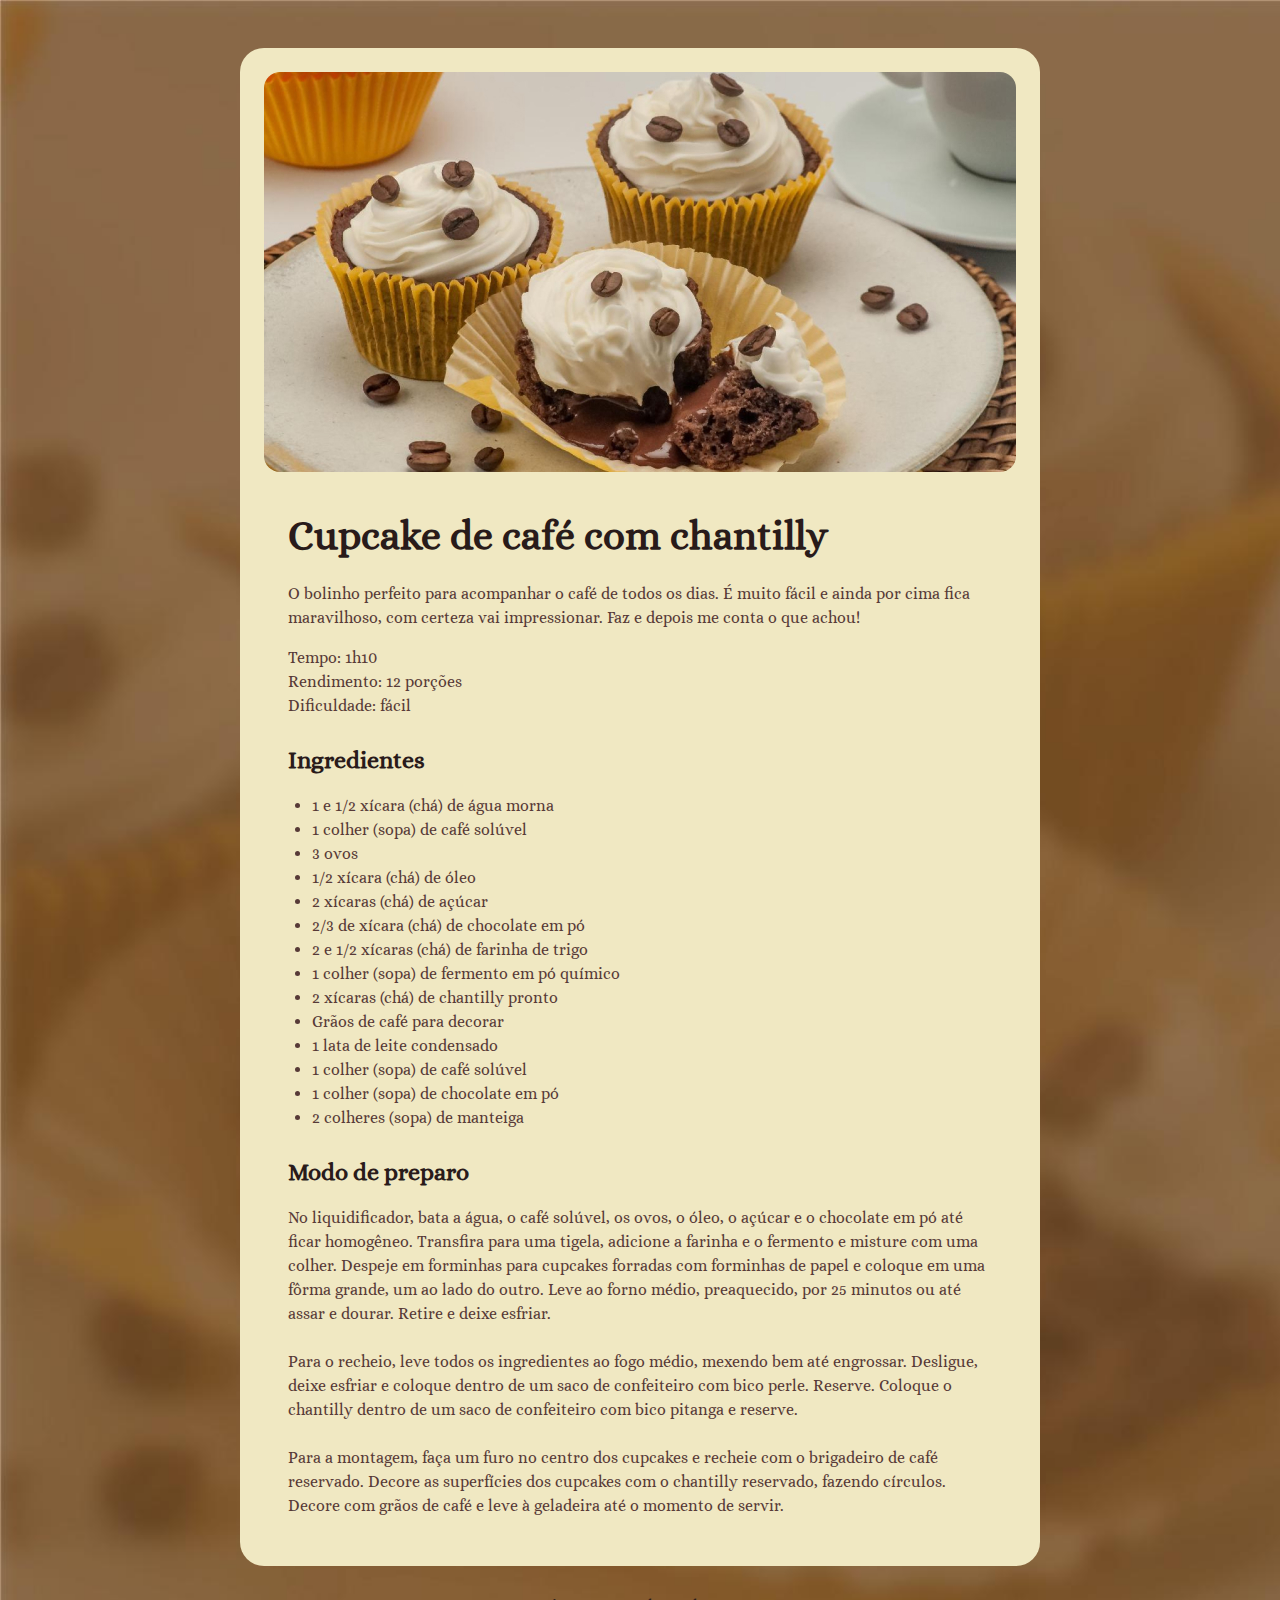
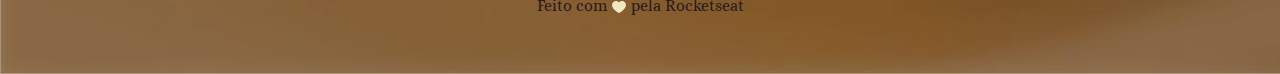
<file: 03-desenvolvimento-web-fullstack/html-e-css/projetos-html-css-fundamentos/projeto-01-pagina-de-receita/index.html>
<!DOCTYPE html>
<html lang="pt-br">
  <head>
    <link rel="preconnect" href="https://fonts.googleapis.com" />
    <link rel="preconnect" href="https://fonts.gstatic.com" crossorigin />

    <meta charset="UTF-8" />
    <meta name="viewport" content="width=device-width, initial-scale=1.0" />

    <title>Página de Receita</title>

    <link rel="stylesheet" href="style.css" />
    <link
      href="https://fonts.googleapis.com/css2?family=Alice&display=swap"
      rel="stylesheet"
    />
  </head>
  <body>
    <div id="page">
      <img src="assets/main-image.jpg" alt="Imagem de um Cupcake" />
      <main>
        <section id="about">
          <h1>Cupcake de café com chantilly</h1>
          <p>
            O bolinho perfeito para acompanhar o café de todos os dias. É muito
            fácil e ainda por cima fica maravilhoso, com certeza vai
            impressionar. Faz e depois me conta o que achou!
          </p>
          <p>
            Tempo: 1h10 <br />
            Rendimento: 12 porções <br />
            Dificuldade: fácil
          </p>
        </section>
        <section id="ingredients">
          <h2>Ingredientes</h2>
          <ul>
            <li>1 e 1/2 xícara (chá) de água morna</li>
            <li>1 colher (sopa) de café solúvel</li>
            <li>3 ovos</li>
            <li>1/2 xícara (chá) de óleo</li>
            <li>2 xícaras (chá) de açúcar</li>
            <li>2/3 de xícara (chá) de chocolate em pó</li>
            <li>2 e 1/2 xícaras (chá) de farinha de trigo</li>
            <li>1 colher (sopa) de fermento em pó químico</li>
            <li>2 xícaras (chá) de chantilly pronto</li>
            <li>Grãos de café para decorar</li>
            <li>1 lata de leite condensado</li>
            <li>1 colher (sopa) de café solúvel</li>
            <li>1 colher (sopa) de chocolate em pó</li>
            <li>2 colheres (sopa) de manteiga</li>
          </ul>
        </section>
        <section id="preparation">
          <h2>Modo de preparo</h2>
          <p>
            No liquidificador, bata a água, o café solúvel, os ovos, o óleo, o
            açúcar e o chocolate em pó até ficar homogêneo. Transfira para uma
            tigela, adicione a farinha e o fermento e misture com uma colher.
            Despeje em forminhas para cupcakes forradas com forminhas de papel e
            coloque em uma fôrma grande, um ao lado do outro. Leve ao forno
            médio, preaquecido, por 25 minutos ou até assar e dourar. Retire e
            deixe esfriar. <br /><br />
            Para o recheio, leve todos os ingredientes ao fogo médio, mexendo
            bem até engrossar. Desligue, deixe esfriar e coloque dentro de um
            saco de confeiteiro com bico perle. Reserve. Coloque o chantilly
            dentro de um saco de confeiteiro com bico pitanga e reserve.
            <br /><br />
            Para a montagem, faça um furo no centro dos cupcakes e recheie com o
            brigadeiro de café reservado. Decore as superfícies dos cupcakes com
            o chantilly reservado, fazendo círculos. Decore com grãos de café e
            leve à geladeira até o momento de servir.
          </p>
        </section>
      </main>
    </div>
    <footer>
      Feito com
      <img src="assets/heart.svg" alt="Ícone de coração" />
      pela Rocketseat
    </footer>
  </body>
</html>
</file>
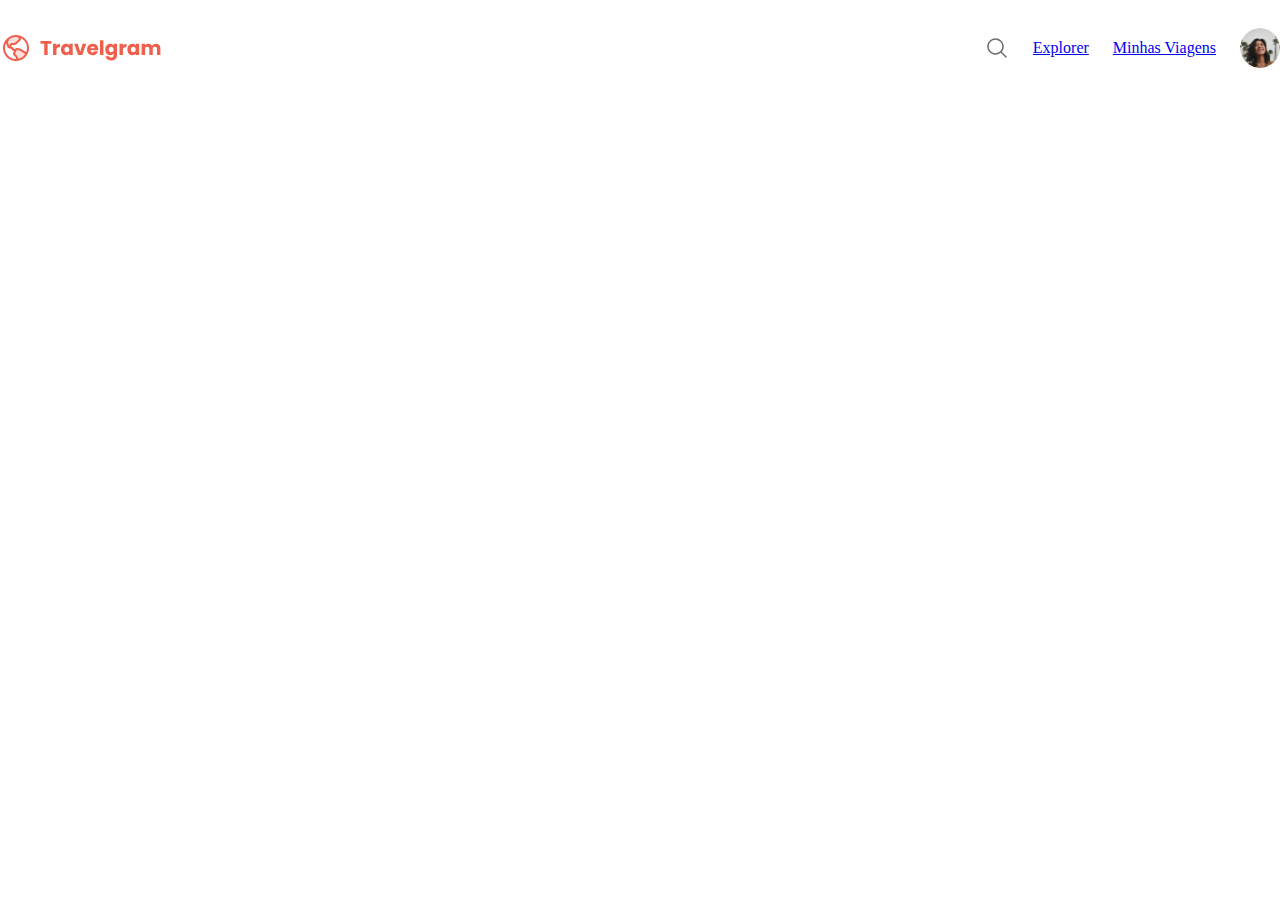
<file: 03-desenvolvimento-web-fullstack/html-e-css/projetos-html-css-fundamentos/projeto-02-travelgram/index.html>
<!DOCTYPE html>
<html lang="pr-br">
  <head>
    <link rel="preconnect" href="https://fonts.googleapis.com" />
    <link rel="preconnect" href="https://fonts.gstatic.com" crossorigin />
    <meta charset="UTF-8" />
    <meta name="viewport" content="width=device-width, initial-scale=1.0" />
    <title>Travelgram | Perfil de Viagens</title>
    <link rel="stylesheet" href="styles/index.css" />
    <link
      href="https://fonts.googleapis.com/css2?family=Poppins:wght@400;700&display=swap"
      rel="stylesheet"
    />
  </head>
  <body>
    <div class="bg-surface-color">
      <nav class="container">
        <a href="#" id="logo">
          <img src="assets/Logo.svg" alt="Logomarca do Travelgram" />
        </a>

        <ul id="primary-menu">
          <li>
            <a href="#">
              <img
                src="assets/icons/MagnifyingGlass.svg"
                alt="Ícone de pesquisa"
              />
            </a>
          </li>
          <li><a href="#">Explorer</a></li>
          <li><a href="#">Minhas Viagens</a></li>
          <li>
            <a href="#"
              ><img src="assets/Profile pic.png" alt="Imagem de Izabela Torres"
            /></a>
          </li>
        </ul>
      </nav>
    </div>
  </body>
</html>
</file>
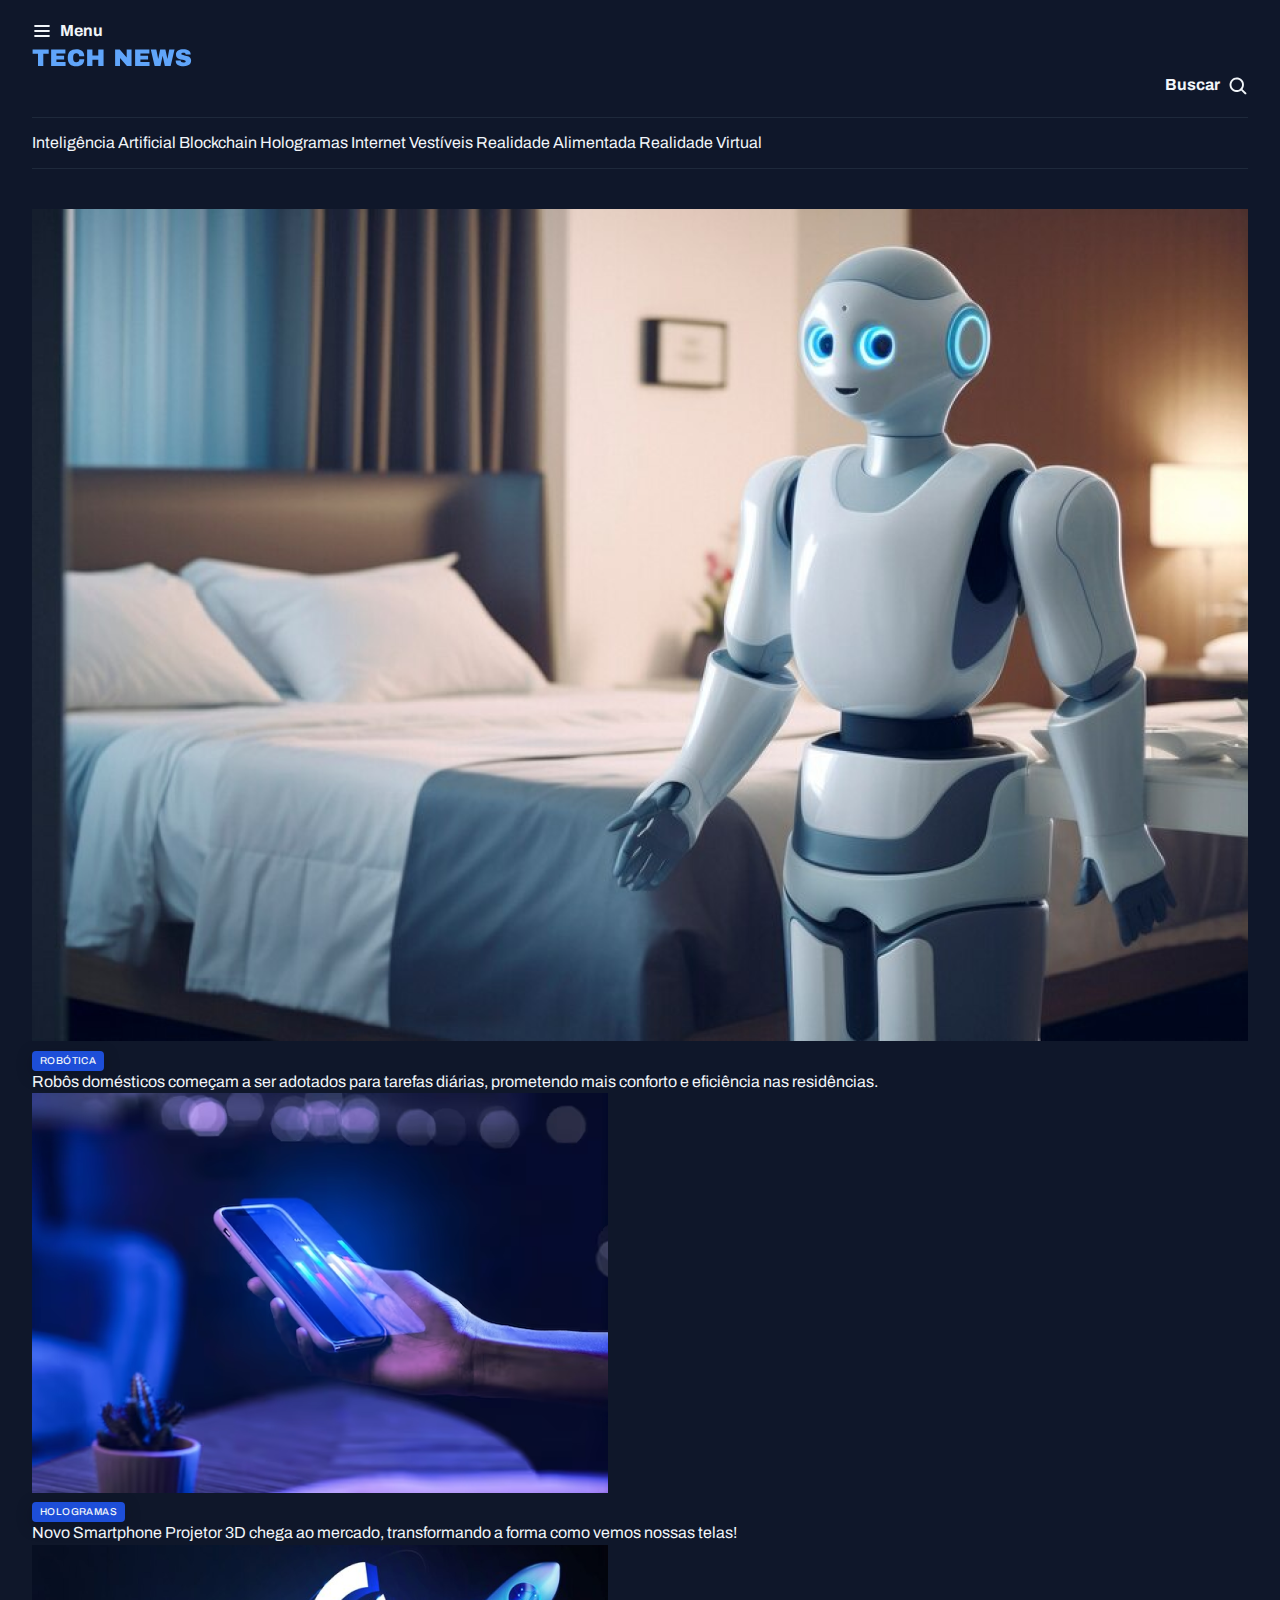
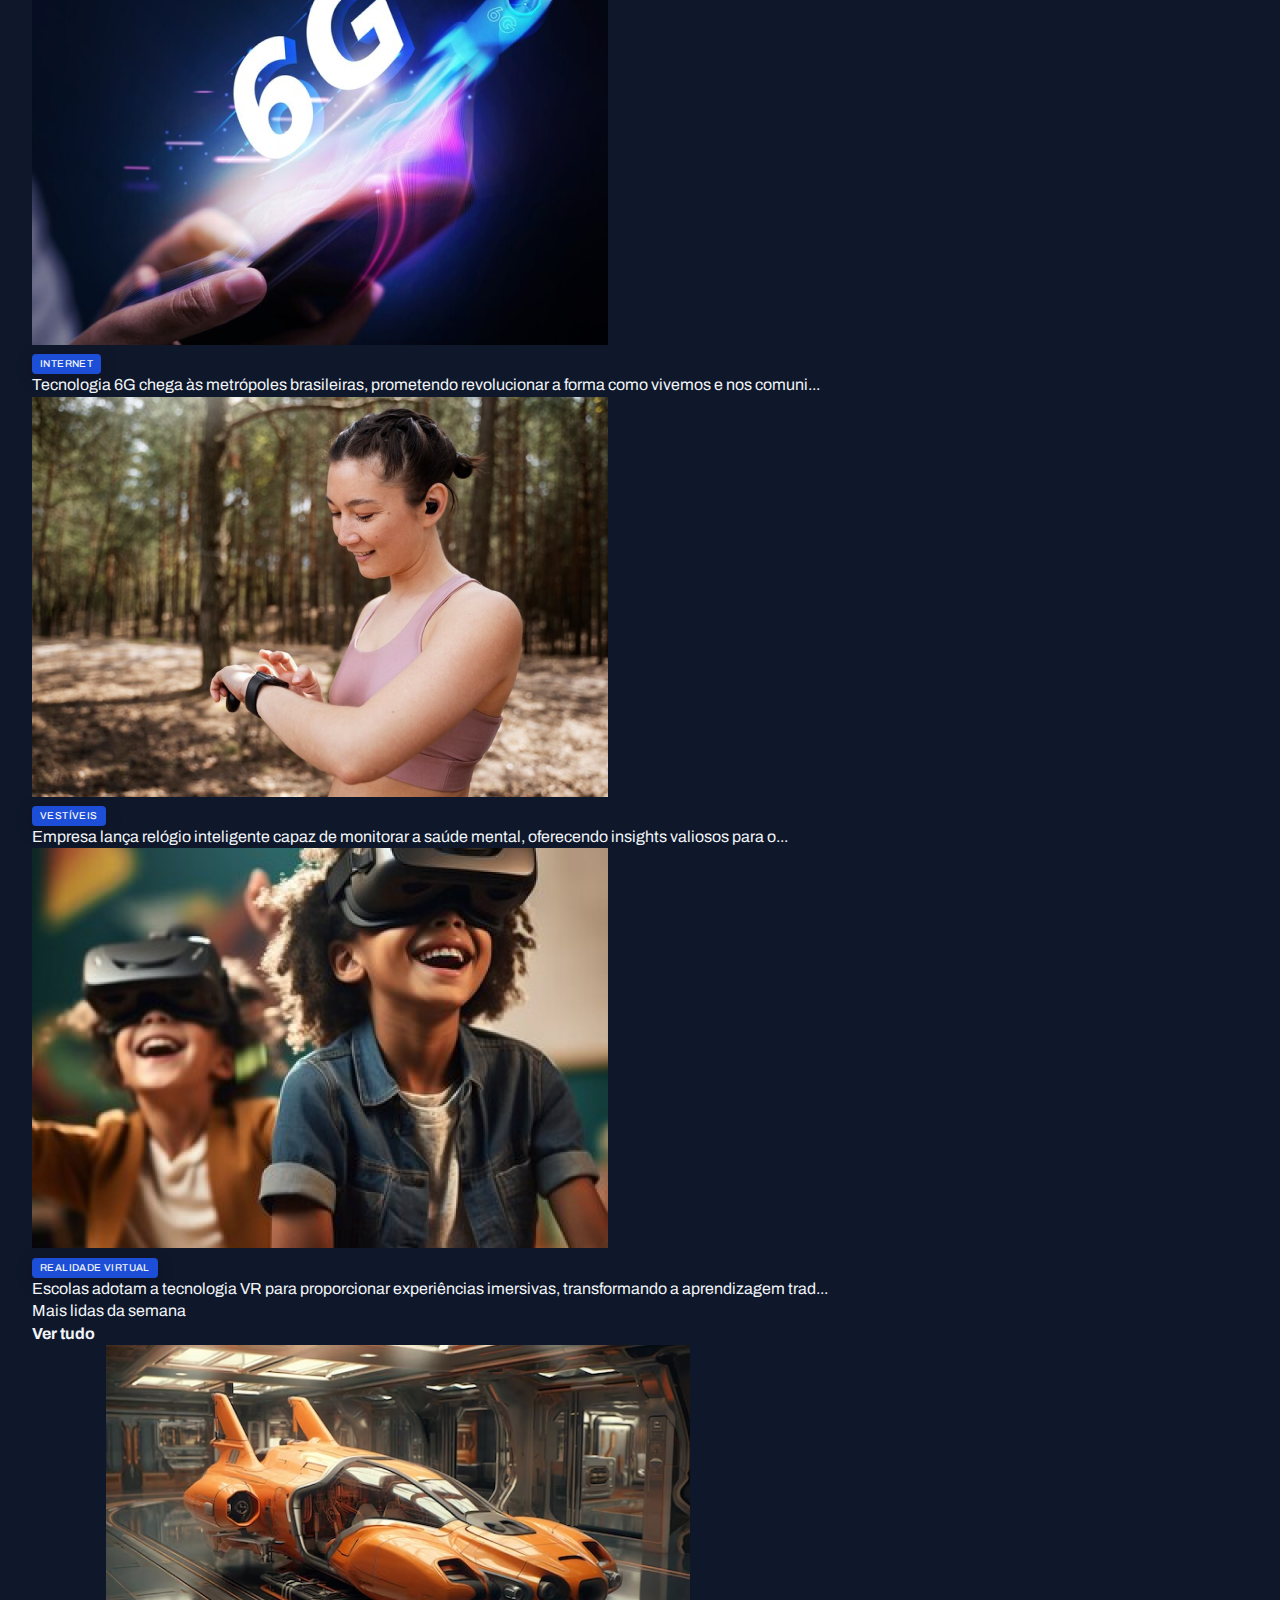
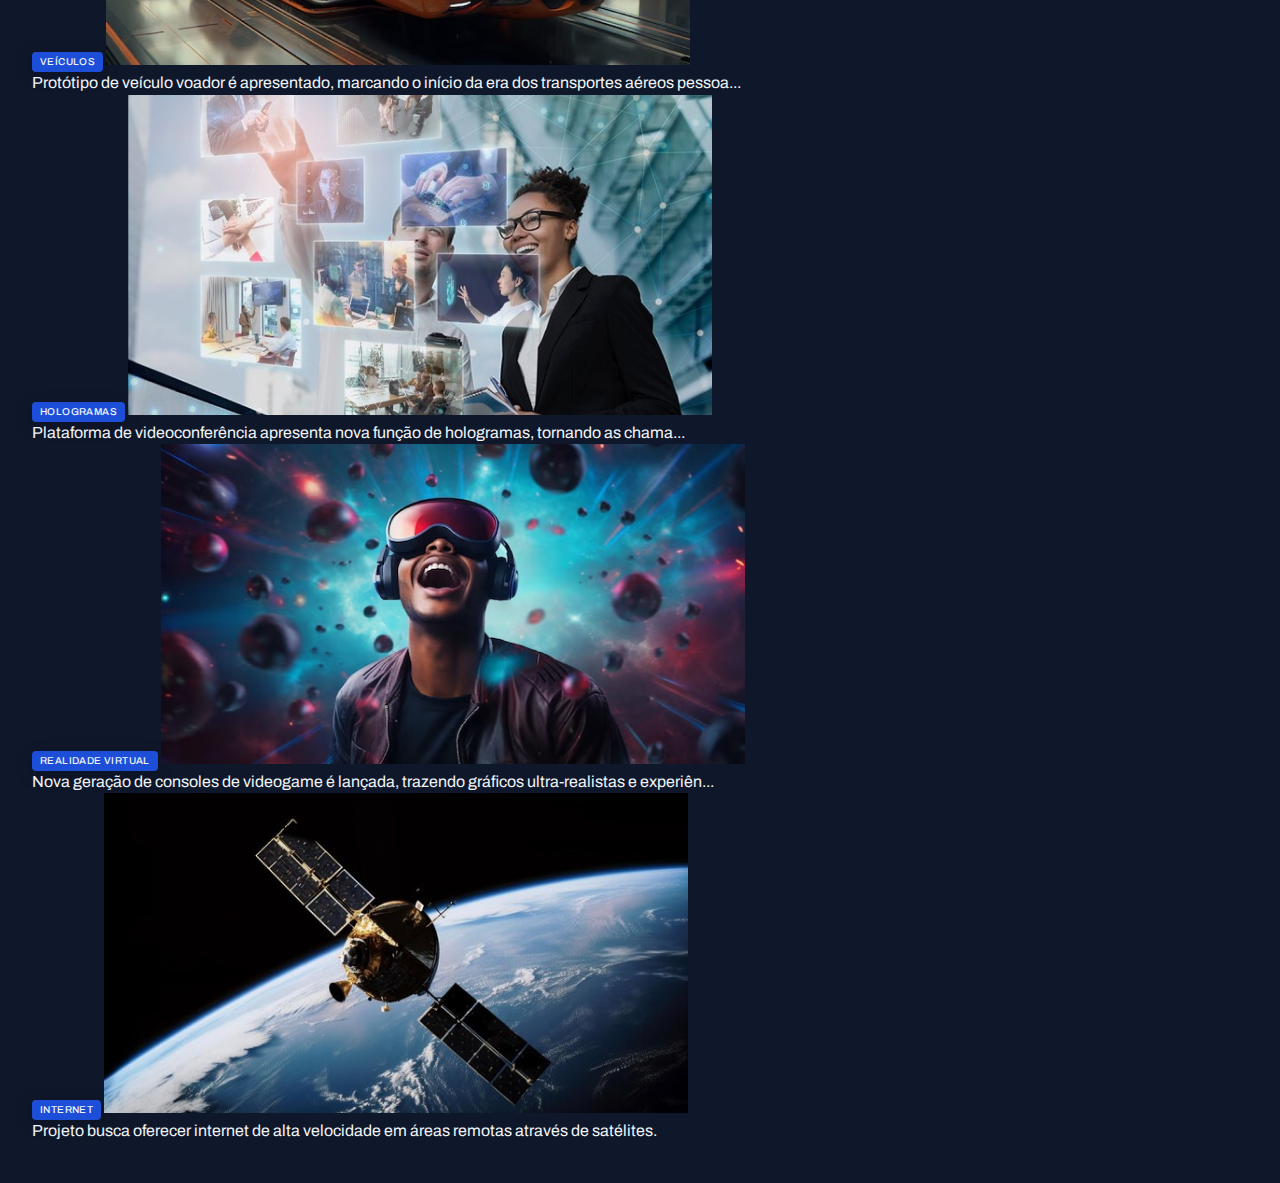
<file: 03-desenvolvimento-web-fullstack/html-e-css/projetos-html-css-fundamentos/projeto-03-portal-de-noticias/index.html>
<!DOCTYPE html>
<html lang="pt-br">
  <head>
    <link rel="preconnect" href="https://fonts.googleapis.com" />
    <link rel="preconnect" href="https://fonts.gstatic.com" crossorigin />
    <meta charset="UTF-8" />
    <meta name="viewport" content="width=device-width, initial-scale=1.0" />
    <title>Portal de Notícias</title>
    <link rel="stylesheet" href="styles/index.css" />
    <link
      href="https://fonts.googleapis.com/css2?family=Archivo:ital,wght@0,100..900;1,100..900&display=swap"
      rel="stylesheet"
    />
  </head>
  <body>
    <header class="container">
      <nav id="primary" class="grid grid-flow-col">
        <div>
          <img src="assets/icons/List.svg" alt="Ícone de menu" />
          <strong>Menu</strong>
        </div>

        <div>
          <img src="assets/Logo.svg" alt="Logo Tech News" />
        </div>

        <div>
          <strong>Buscar</strong>
          <img src="assets/icons/MagnifyingGlass.svg" alt="Ícone de busca" />
        </div>
      </nav>
      <nav id="secondary" class="grid grid-flow-col">
        <a href="#">Inteligência Artificial</a>
        <a href="#">Blockchain</a>
        <a href="#">Hologramas</a>
        <a href="#">Internet</a>
        <a href="#">Vestíveis</a>
        <a href="#">Realidade Alimentada</a>
        <a href="#">Realidade Virtual</a>
      </nav>
    </header>

    <main class="grid container">
      <section id="featured" class="grid grid-flow-col gap-16">
        <figure class="card">
          <img
            src="assets/images/Image 01.png "
            alt="Robôs domésticos começam a ser adotados para tarefas diárias,
              prometendo mais conforto e eficiência nas residências."
          />

          <figcaption>
            <span class="content-tag">robótica</span>
            <h2 class="text-2xl">
              Robôs domésticos começam a ser adotados para tarefas diárias,
              prometendo mais conforto e eficiência nas residências.
            </h2>
          </figcaption>
        </figure>

        <div class="grid grid-cols-2 gap-16">
          <figure class="card">
            <img
              src="assets/images/Image 02.png"
              alt="Novo Smartphone Projetor 3D chega ao mercado, transformando a forma como vemos nossas telas!"
            />

            <figcaption>
              <span class="content-tag">hologramas</span>
              <h2 class="text-lg">
                Novo Smartphone Projetor 3D chega ao mercado, transformando a
                forma como vemos nossas telas!
              </h2>
            </figcaption>
          </figure>

          <figure class="card">
            <img
              src="assets/images/Image 03.png"
              alt="Tecnologia 6G chega às metrópoles brasileiras, prometendo revolucionar a forma como vivemos e nos comunicamos."
            />

            <figcaption>
              <span class="content-tag">internet</span>
              <h2 class="text-lg">
                Tecnologia 6G chega às metrópoles brasileiras, prometendo
                revolucionar a forma como vivemos e nos comuni...
              </h2>
            </figcaption>
          </figure>

          <figure class="card">
            <img
              src="assets/images/Image 04.png"
              alt="Empresa lança relógio inteligente capaz de monitorar a saúde mental, oferecendo insights valiosos para o bem-estar pessoal."
            />

            <figcaption>
              <span class="content-tag">vestíveis</span>
              <h2 class="text-lg">
                Empresa lança relógio inteligente capaz de monitorar a saúde mental, oferecendo insights valiosos para o...
              </h2>
            </figcaption>
          </figure>

          <figure class="card">
            <img
              src="assets/images/Image 05.png"
              alt="Escolas adotam a tecnologia VR para proporcionar experiências imersivas, transformando a aprendizagem tradicional."
            />

            <figcaption>
              <span class="content-tag">realidade virtual</span>
              <h2 class="text-lg">
                Escolas adotam a tecnologia VR para proporcionar experiências
                imersivas, transformando a aprendizagem trad...
              </h2>
            </figcaption>
          </figure>
        </div>
      </section>

      <section id="weekly">
        <header class="grid grid-flow-col">
          <h3>Mais lidas da semana</h3>
          <a href="#" class="grid grid-flow-col">
            <strong>Ver tudo</strong>
            <span></span>
          </a>
        </header>

        <div class="grid gap-16">
          <figure>
            <span class="content-tag">Veículos</span>
            <img src="assets/images/Image 06.png" alt="Protótipo de veículo voador é apresentado, marcando o início da era dos transportes aéreos pessoais.">
            <p>
              Protótipo de veículo voador é apresentado, marcando o início da era dos transportes aéreos pessoa...
            </p>
          </figure>

          <figure>
            <span class="content-tag">Hologramas</span>
            <img src="assets/images/Image 07.png" alt="Plataforma de videoconferência apresenta nova função de hologramas, tornando as chamadas virtuais mais realistas e envolventes.">
            <p>
              Plataforma de videoconferência apresenta nova função de hologramas, tornando as chama...
            </p>
          </figure>

          <figure>
            <span class="content-tag">Realidade Virtual</span>
            <img src="assets/images/Image 08.png" alt="Nova geração de consoles de videogame é lançada, trazendo gráficos ultra-realistas e experiências de jogo totalmente envolventes.">
            <p>
              Nova geração de consoles de videogame é lançada, trazendo gráficos ultra-realistas e experiên...
            </p>
          </figure>

          <figure>
            <span class="content-tag">Internet</span>
            <img src="assets/images/Image 09.png" alt="Projeto busca oferecer internet de alta velocidade em áreas remotas através de satélites.">
            <p>
              Projeto busca oferecer internet de alta velocidade em áreas remotas através de satélites.
            </p>
          </figure>
        </div>
      </section>
    </main>
  </body>
</html>
</file>
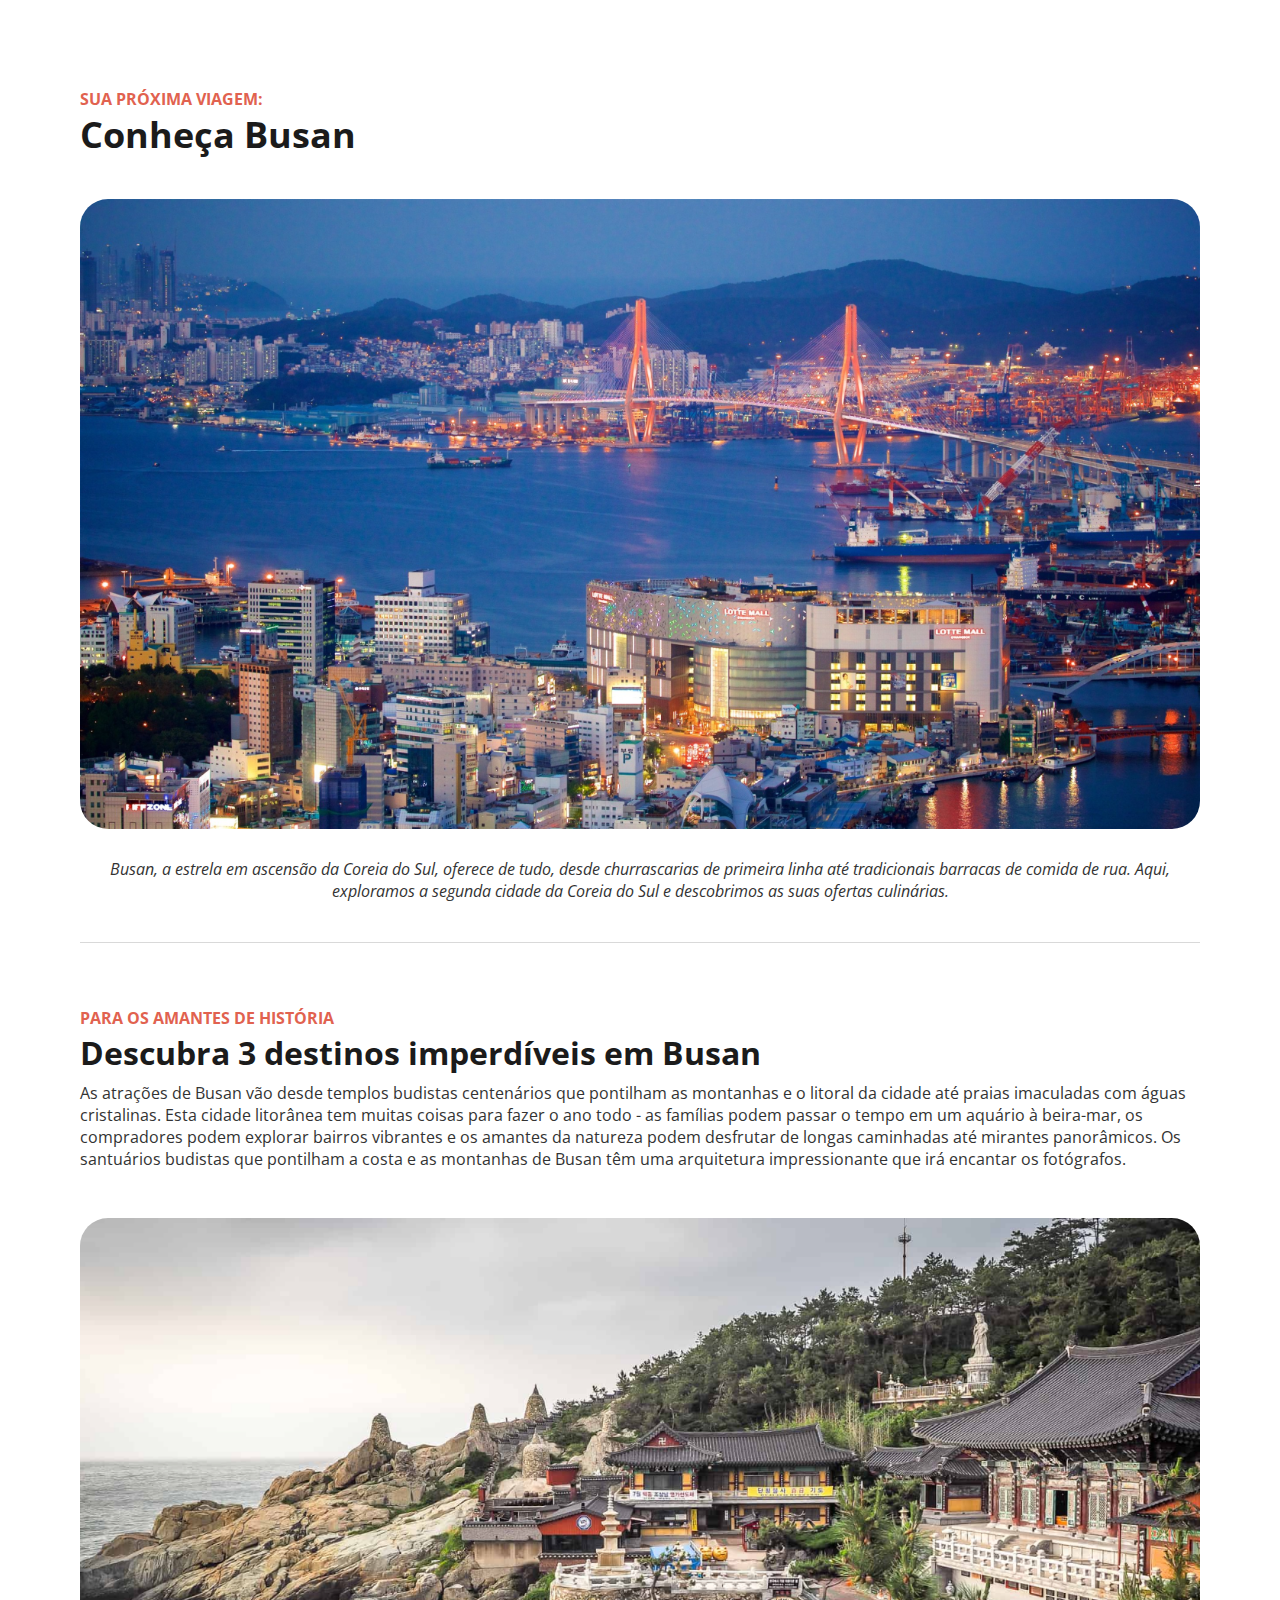
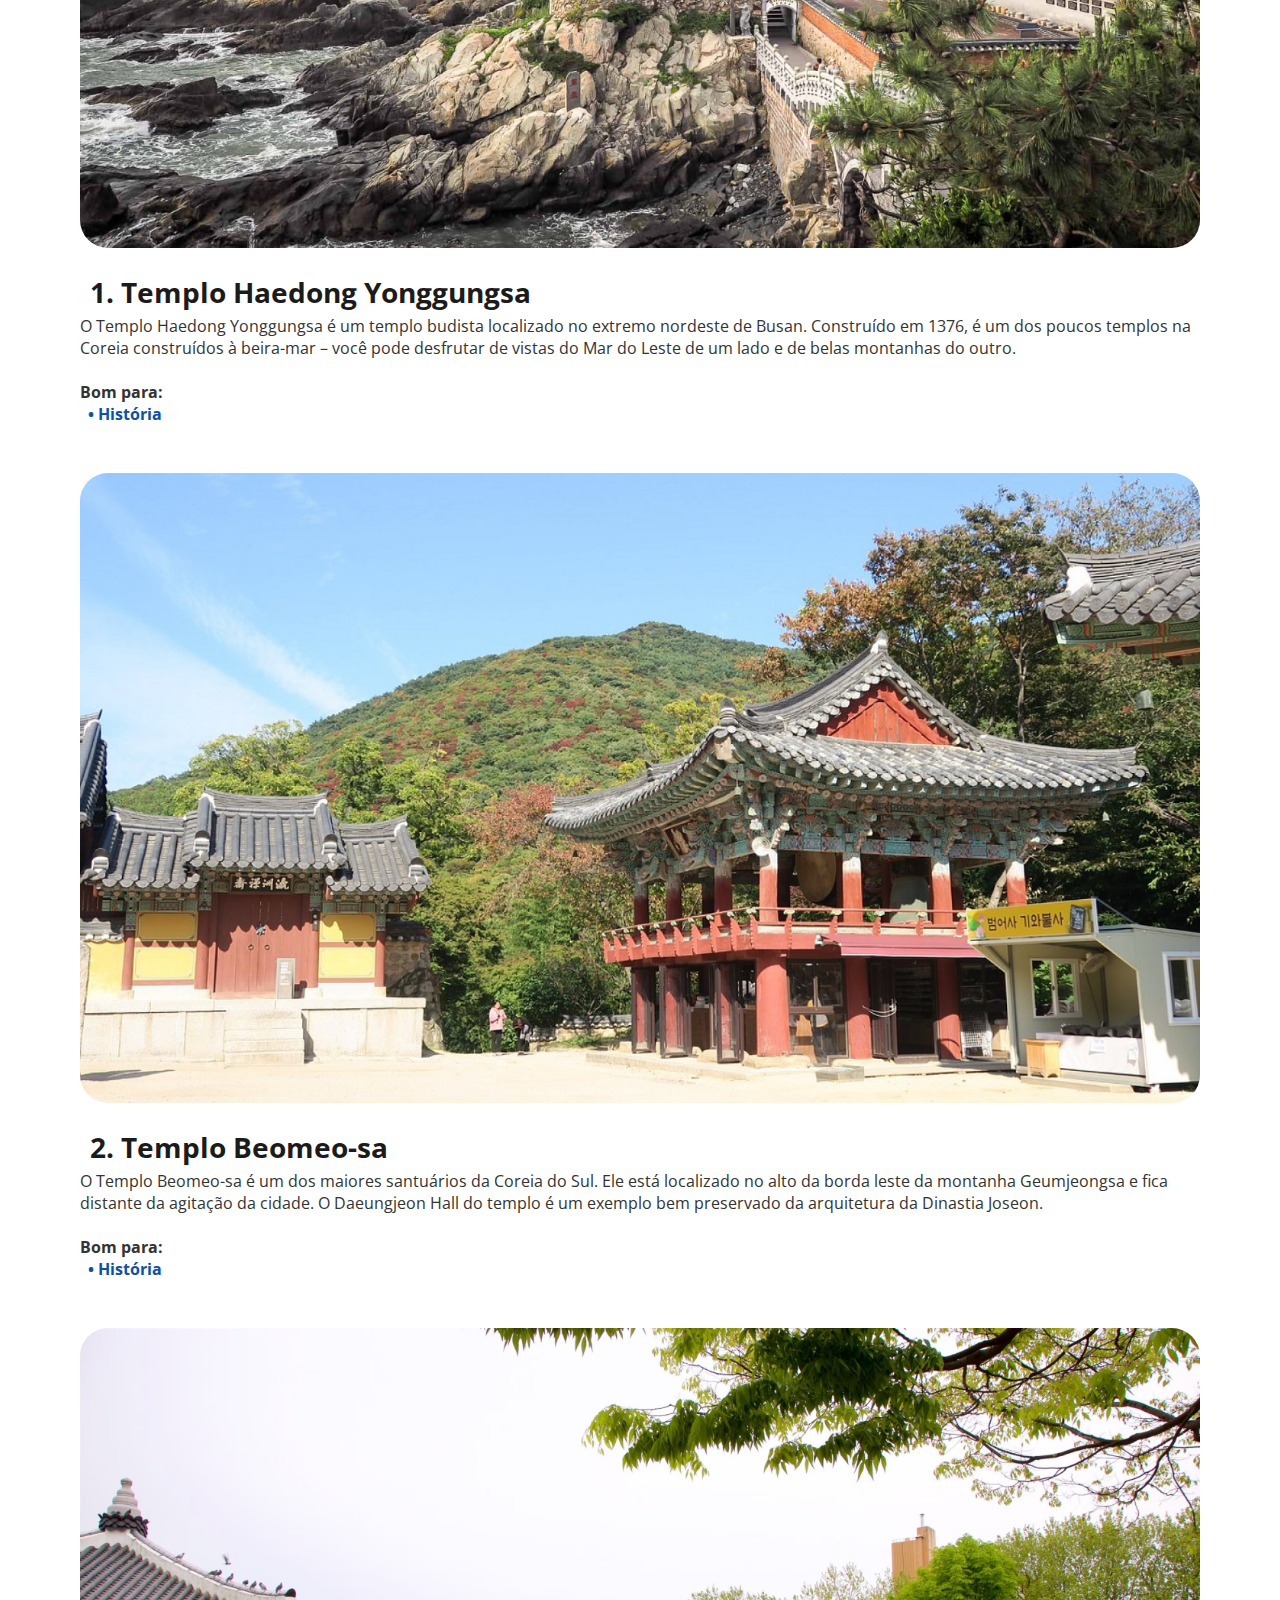
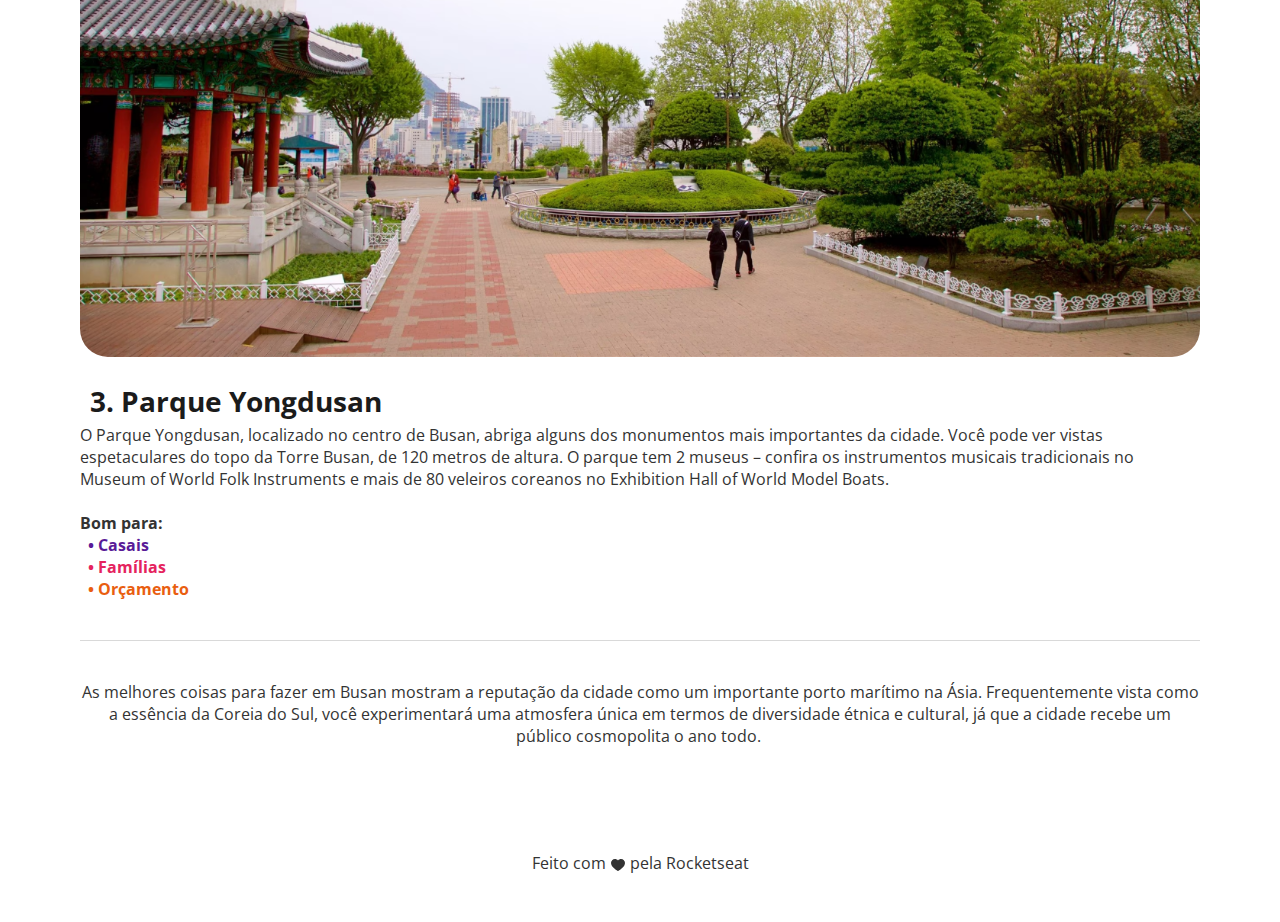
<file: 03-desenvolvimento-web-fullstack/html-e-css/projetos-html-css-fundamentos/projeto-desafio-01-local-turisco/index.html>
<!DOCTYPE html>
<html lang="pt;br">
  <head>
    <link rel="preconnect" href="https://fonts.googleapis.com" />
    <link rel="preconnect" href="https://fonts.gstatic.com" crossorigin />
    <meta charset="UTF-8" />
    <meta name="viewport" content="width=device-width, initial-scale=1.0" />
    <title>Local Turístico</title>
    <link
      href="https://fonts.googleapis.com/css2?family=Open+Sans:ital,wght@0,300..800;1,300..800&display=swap"
      rel="stylesheet"
    />
    <link rel="stylesheet" href="style.css" />
  </head>
  <body>
    <div id="page">
      <header id="title-page">
        <span class="headline"> Sua próxima viagem: </span>
        <h1>Conheça Busan</h1>
      </header>

      <section id="description">
        <img src="assets/Image_01.png" alt="imagem 1" />
        <p id="subtitle">
          Busan, a estrela em ascensão da Coreia do Sul, oferece de tudo, desde
          churrascarias de primeira linha até tradicionais barracas de comida de
          rua. Aqui, exploramos a segunda cidade da Coreia do Sul e descobrimos
          as suas ofertas culinárias.
        </p>
      </section>

      <main id="content-list">
        <section id="title-list">
          <div id="title">
            <span class="headline">Para os amantes de história</span>
            <h2>Descubra 3 destinos imperdíveis em Busan</h2>
          </div>
          <p>
            As atrações de Busan vão desde templos budistas centenários que
            pontilham as montanhas e o litoral da cidade até praias imaculadas
            com águas cristalinas. Esta cidade litorânea tem muitas coisas para
            fazer o ano todo - as famílias podem passar o tempo em um aquário à
            beira-mar, os compradores podem explorar bairros vibrantes e os
            amantes da natureza podem desfrutar de longas caminhadas até
            mirantes panorâmicos. Os santuários budistas que pontilham a costa e
            as montanhas de Busan têm uma arquitetura impressionante que irá
            encantar os fotógrafos.
          </p>
        </section>

        <section id="list">
          <div class="card-travel">
            <img src="assets/Image_02.png" alt="imagem 2" />
            <div class="content-card">
              <h3>1. Templo Haedong Yonggungsa</h3>
              <p>
                O Templo Haedong Yonggungsa é um templo budista localizado no
                extremo nordeste de Busan. Construído em 1376, é um dos poucos
                templos na Coreia construídos à beira-mar – você pode desfrutar
                de vistas do Mar do Leste de um lado e de belas montanhas do
                outro. 
              </p>
              <br />
              <span>Bom para: </span>
              <ul>
                <li>&#8226; História</li>
              </ul>
            </div>
          </div>
          <div class="card-travel">
            <img src="assets/Image_03.png" alt="imagem 3" />
            <div class="content-card">
              <h3>2. Templo Beomeo-sa</h3>
              <p>
                O Templo Beomeo-sa é um dos maiores santuários da Coreia do Sul.
                Ele está localizado no alto da borda leste da montanha
                Geumjeongsa e fica distante da agitação da cidade. O Daeungjeon
                Hall do templo é um exemplo bem preservado da arquitetura da
                Dinastia Joseon.
              </p>

              <br />
              <span>Bom para: </span>
              <ul>
                <li>&#8226; História</li>
              </ul>
            </div>
          </div>
          <div class="card-travel">
            <img src="assets/Image_04.png" alt="imagem 4" />
            <div class="content-card">
              <h3>3. Parque Yongdusan</h3>
              <p>
                O Parque Yongdusan, localizado no centro de Busan, abriga alguns
                dos monumentos mais importantes da cidade. Você pode ver vistas
                espetaculares do topo da Torre Busan, de 120 metros de altura. O
                parque tem 2 museus – confira os instrumentos musicais
                tradicionais no Museum of World Folk Instruments e mais de 80
                veleiros coreanos no Exhibition Hall of World Model Boats.
              </p>

              <br />
              <span>Bom para: </span>
              <ul>
                <li id="accent-purple">&#8226; Casais</li>
                <li>&#8226; Famílias</li>
                <li>&#8226; Orçamento</li>
              </ul>
            </div>
          </div>
        </section>

        <p id="conclusion">
          As melhores coisas para fazer em Busan mostram a reputação da cidade
          como um importante porto marítimo na Ásia. Frequentemente vista como a
          essência da Coreia do Sul, você experimentará uma atmosfera única em
          termos de diversidade étnica e cultural, já que a cidade recebe um
          público cosmopolita o ano todo. 
        </p>
      </main>
    </div>

    <footer>
      Feito com <img src="assets/heart.svg" alt="ícone de coração" /> pela
      Rocketseat
    </footer>
  </body>
</html>
</file>
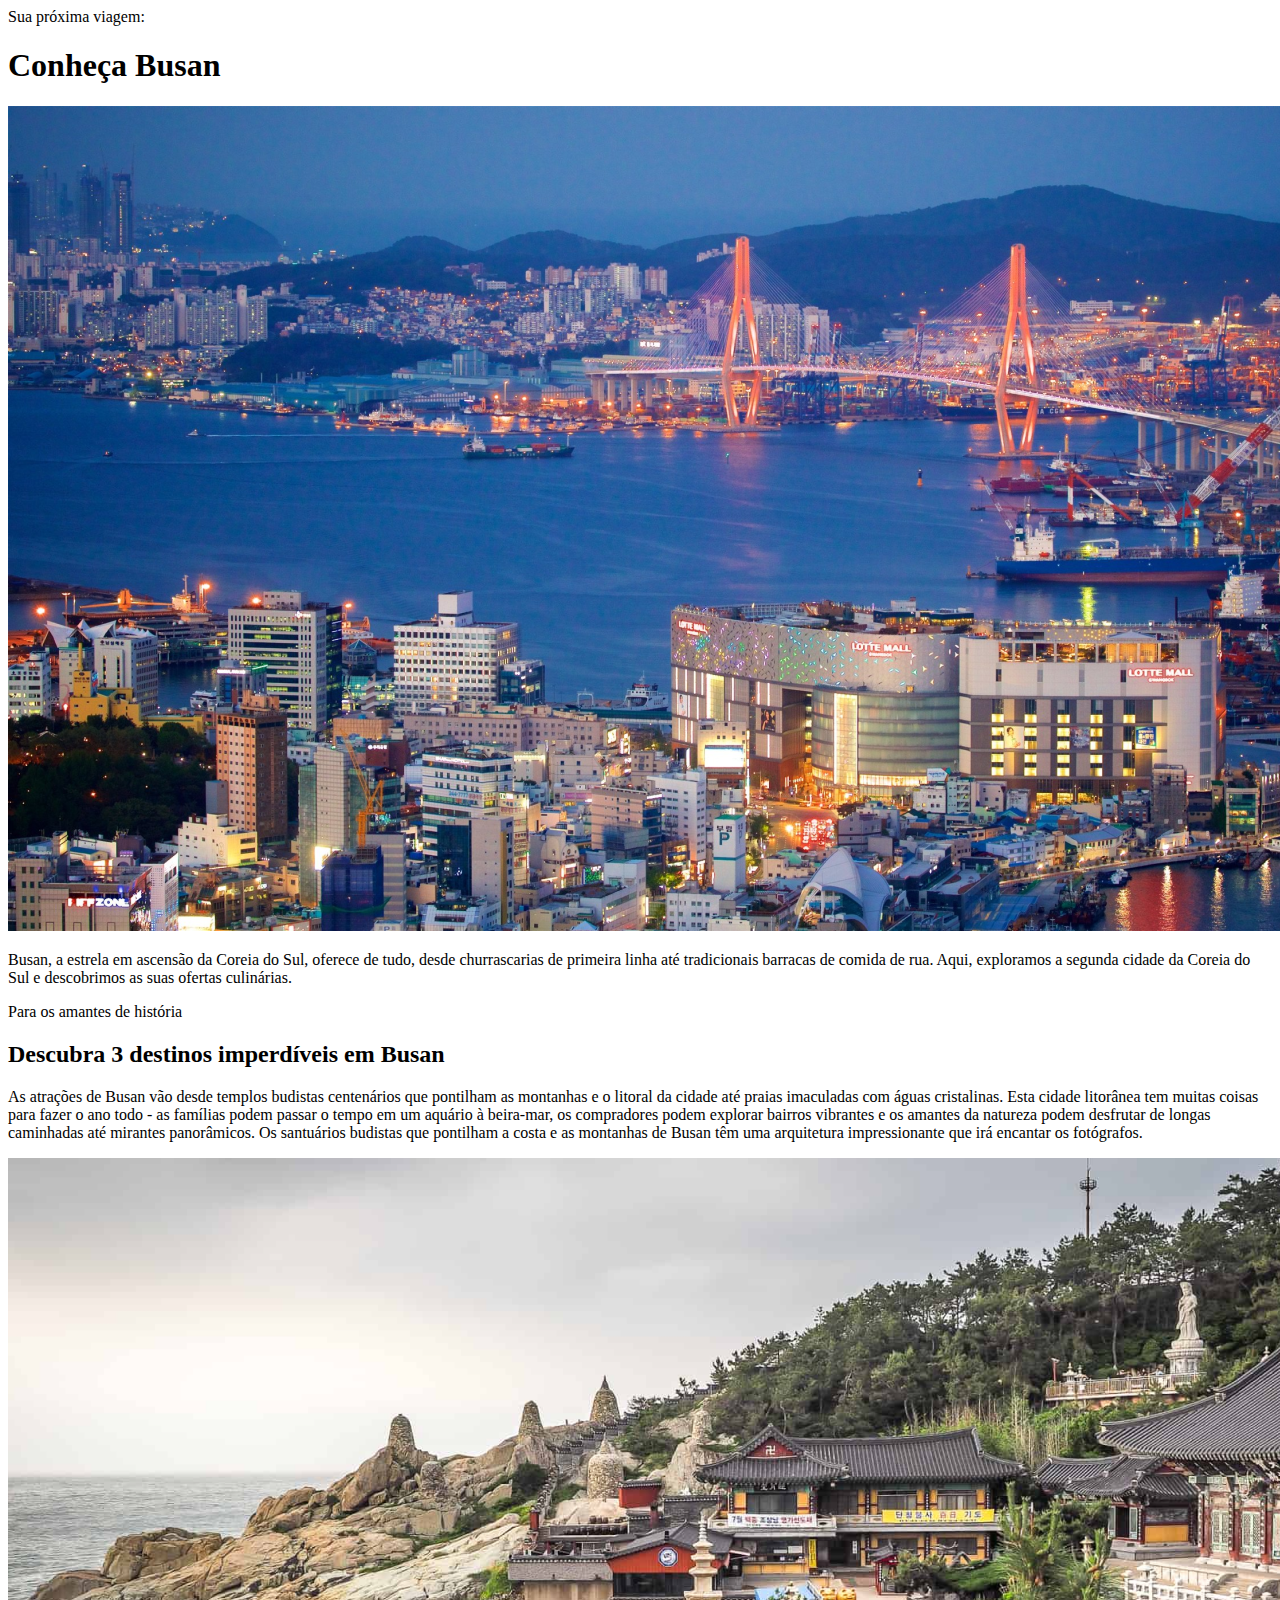
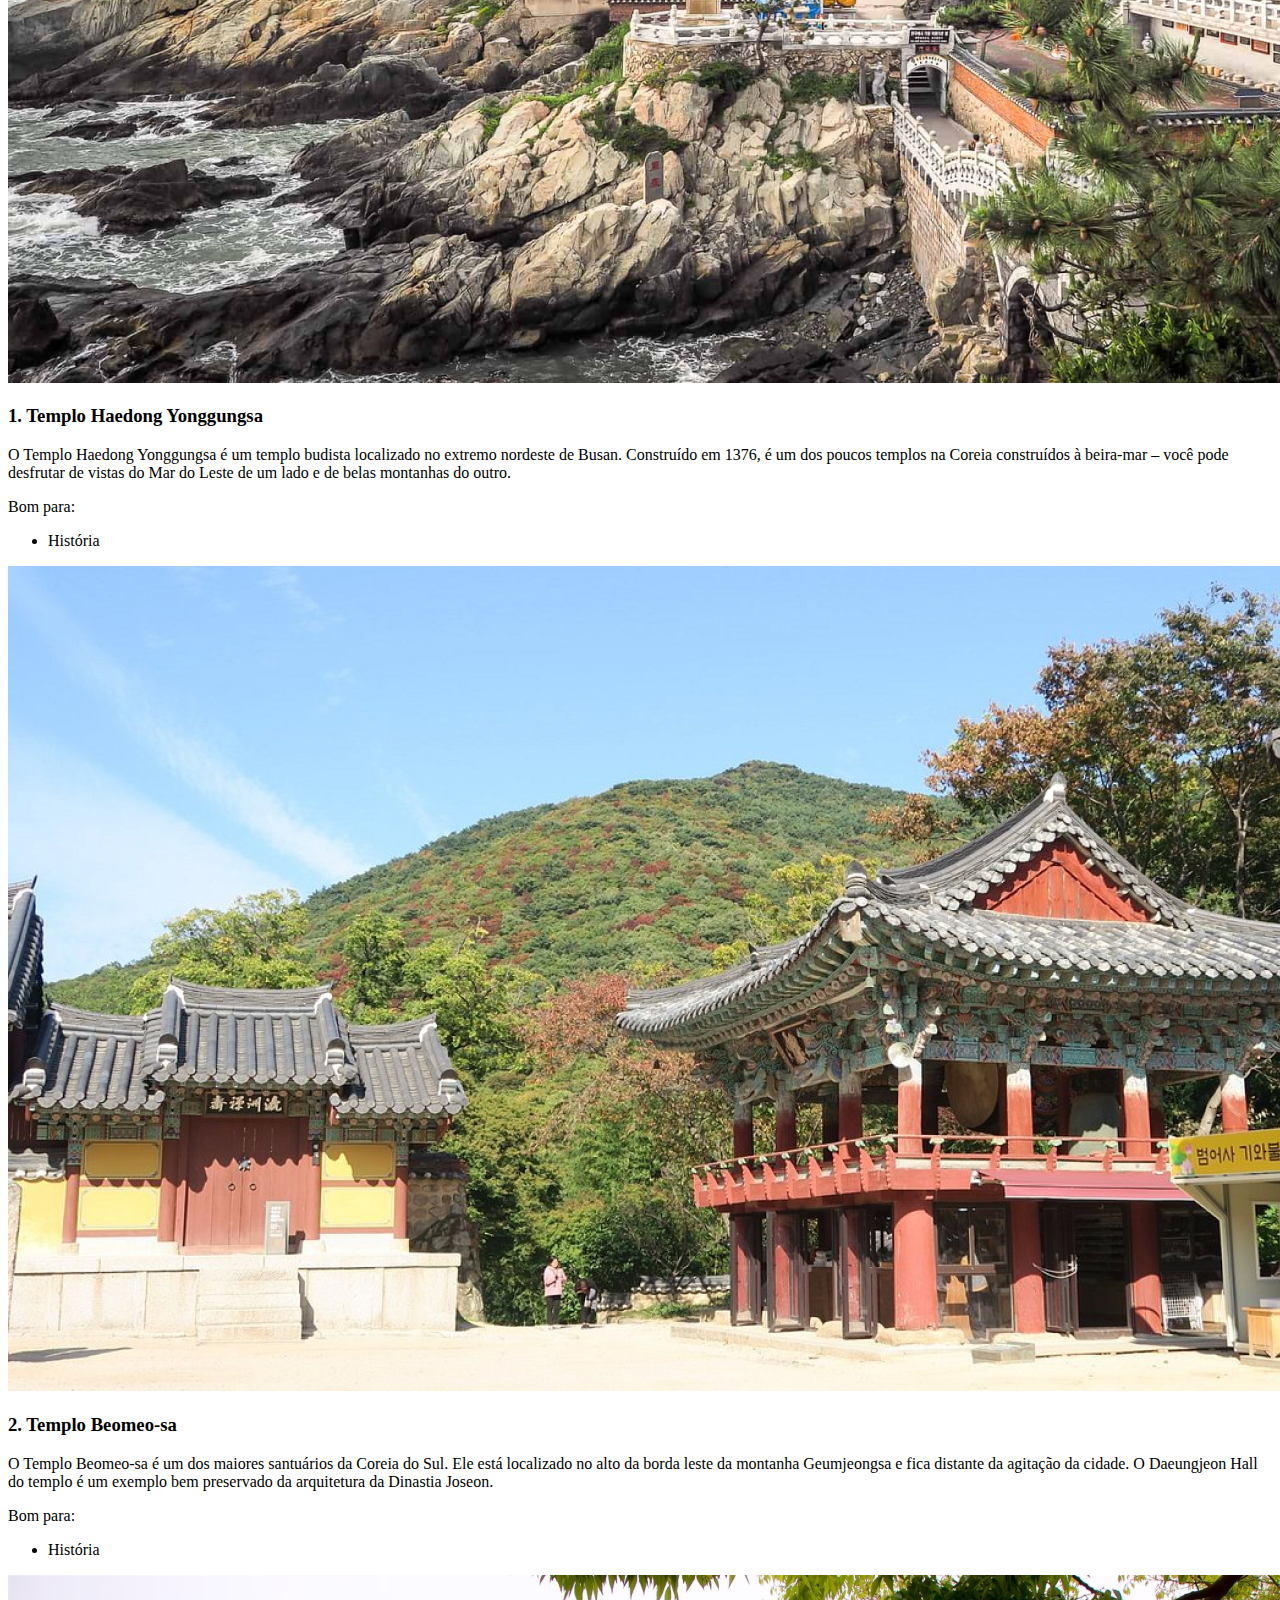
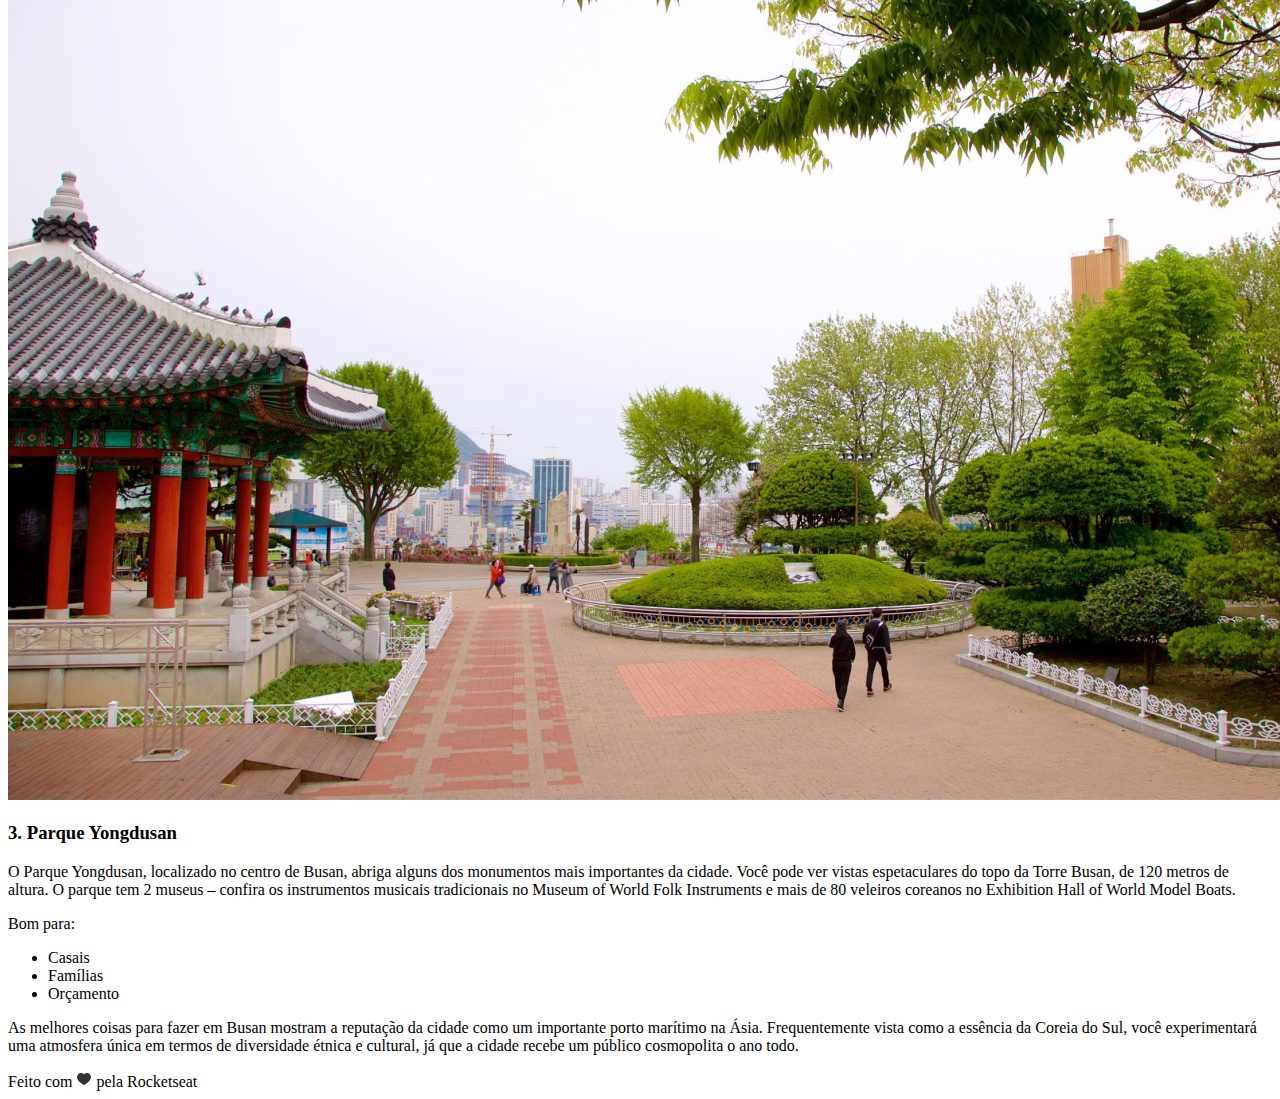
<file: 03-desenvolvimento-web-fullstack/html-e-css/projetos-html-css-fundamentos/projeto-local-turisco/index.html>
<!DOCTYPE html>
<html lang="pt;br">
  <head>
    <meta charset="UTF-8" />
    <meta name="viewport" content="width=device-width, initial-scale=1.0" />
    <title>Local Turístico</title>
  </head>
  <body>
    <div id="page">
      <header>
        <span class="headline"> Sua próxima viagem: </span>
        <h1>Conheça Busan</h1>
      </header>
      <section id="description">
        <img src="assets/Image_01.png" alt="imagem 1" />
        <p>
          Busan, a estrela em ascensão da Coreia do Sul, oferece de tudo, desde
          churrascarias de primeira linha até tradicionais barracas de comida de
          rua. Aqui, exploramos a segunda cidade da Coreia do Sul e descobrimos
          as suas ofertas culinárias.
        </p>
      </section>
      <main id="content-list">
        <section id="title-list">
          <div id="title">
            <span class="headline">Para os amantes de história</span>
            <h2>Descubra 3 destinos imperdíveis em Busan</h2>
          </div>
          <p>
            As atrações de Busan vão desde templos budistas centenários que
            pontilham as montanhas e o litoral da cidade até praias imaculadas
            com águas cristalinas. Esta cidade litorânea tem muitas coisas para
            fazer o ano todo - as famílias podem passar o tempo em um aquário à
            beira-mar, os compradores podem explorar bairros vibrantes e os
            amantes da natureza podem desfrutar de longas caminhadas até
            mirantes panorâmicos. Os santuários budistas que pontilham a costa e
            as montanhas de Busan têm uma arquitetura impressionante que irá
            encantar os fotógrafos.
          </p>
        </section>
        <section id="list">
          <div class="card-travel">
            <img src="assets/Image_02.png" alt="imagem 2" />
            <div class="content-card">
              <h3>1. Templo Haedong Yonggungsa</h3>
              <p>
                O Templo Haedong Yonggungsa é um templo budista localizado no
                extremo nordeste de Busan. Construído em 1376, é um dos poucos
                templos na Coreia construídos à beira-mar – você pode desfrutar
                de vistas do Mar do Leste de um lado e de belas montanhas do
                outro. 
              </p>

              <span>Bom para: </span>
              <ul>
                <li>História</li>
              </ul>
            </div>
          </div>
          <div class="card-travel">
            <img src="assets/Image_03.png" alt="imagem 3" />
            <div class="content-card">
              <h3>2. Templo Beomeo-sa</h3>
              <p>
                O Templo Beomeo-sa é um dos maiores santuários da Coreia do Sul.
                Ele está localizado no alto da borda leste da montanha
                Geumjeongsa e fica distante da agitação da cidade. O Daeungjeon
                Hall do templo é um exemplo bem preservado da arquitetura da
                Dinastia Joseon.
              </p>

              <span>Bom para: </span>
              <ul>
                <li>História</li>
              </ul>
            </div>
          </div>
          <div class="card-travel">
            <img src="assets/Image_04.png" alt="imagem 4" />
            <div class="content-card">
              <h3>3. Parque Yongdusan</h3>
              <p>
                O Parque Yongdusan, localizado no centro de Busan, abriga alguns
                dos monumentos mais importantes da cidade. Você pode ver vistas
                espetaculares do topo da Torre Busan, de 120 metros de altura. O
                parque tem 2 museus – confira os instrumentos musicais
                tradicionais no Museum of World Folk Instruments e mais de 80
                veleiros coreanos no Exhibition Hall of World Model Boats. 
              </p>

              <span>Bom para: </span>
              <ul>
                <li>Casais</li>
                <li>Famílias</li>
                <li>Orçamento</li>
              </ul>
            </div>
          </div>
        </section>
        <p id="description">
          As melhores coisas para fazer em Busan mostram a reputação da cidade como um importante porto marítimo na Ásia. Frequentemente vista como a essência da Coreia do Sul, você experimentará uma atmosfera única em termos de diversidade étnica e cultural, já que a cidade recebe um público cosmopolita o ano todo. 
        </p>
      </main>
    </div>
    <footer>Feito com <img src="assets/heart.svg" alt="ícone de coração"> pela Rocketseat</footer>
  </body>
</html>
</file>
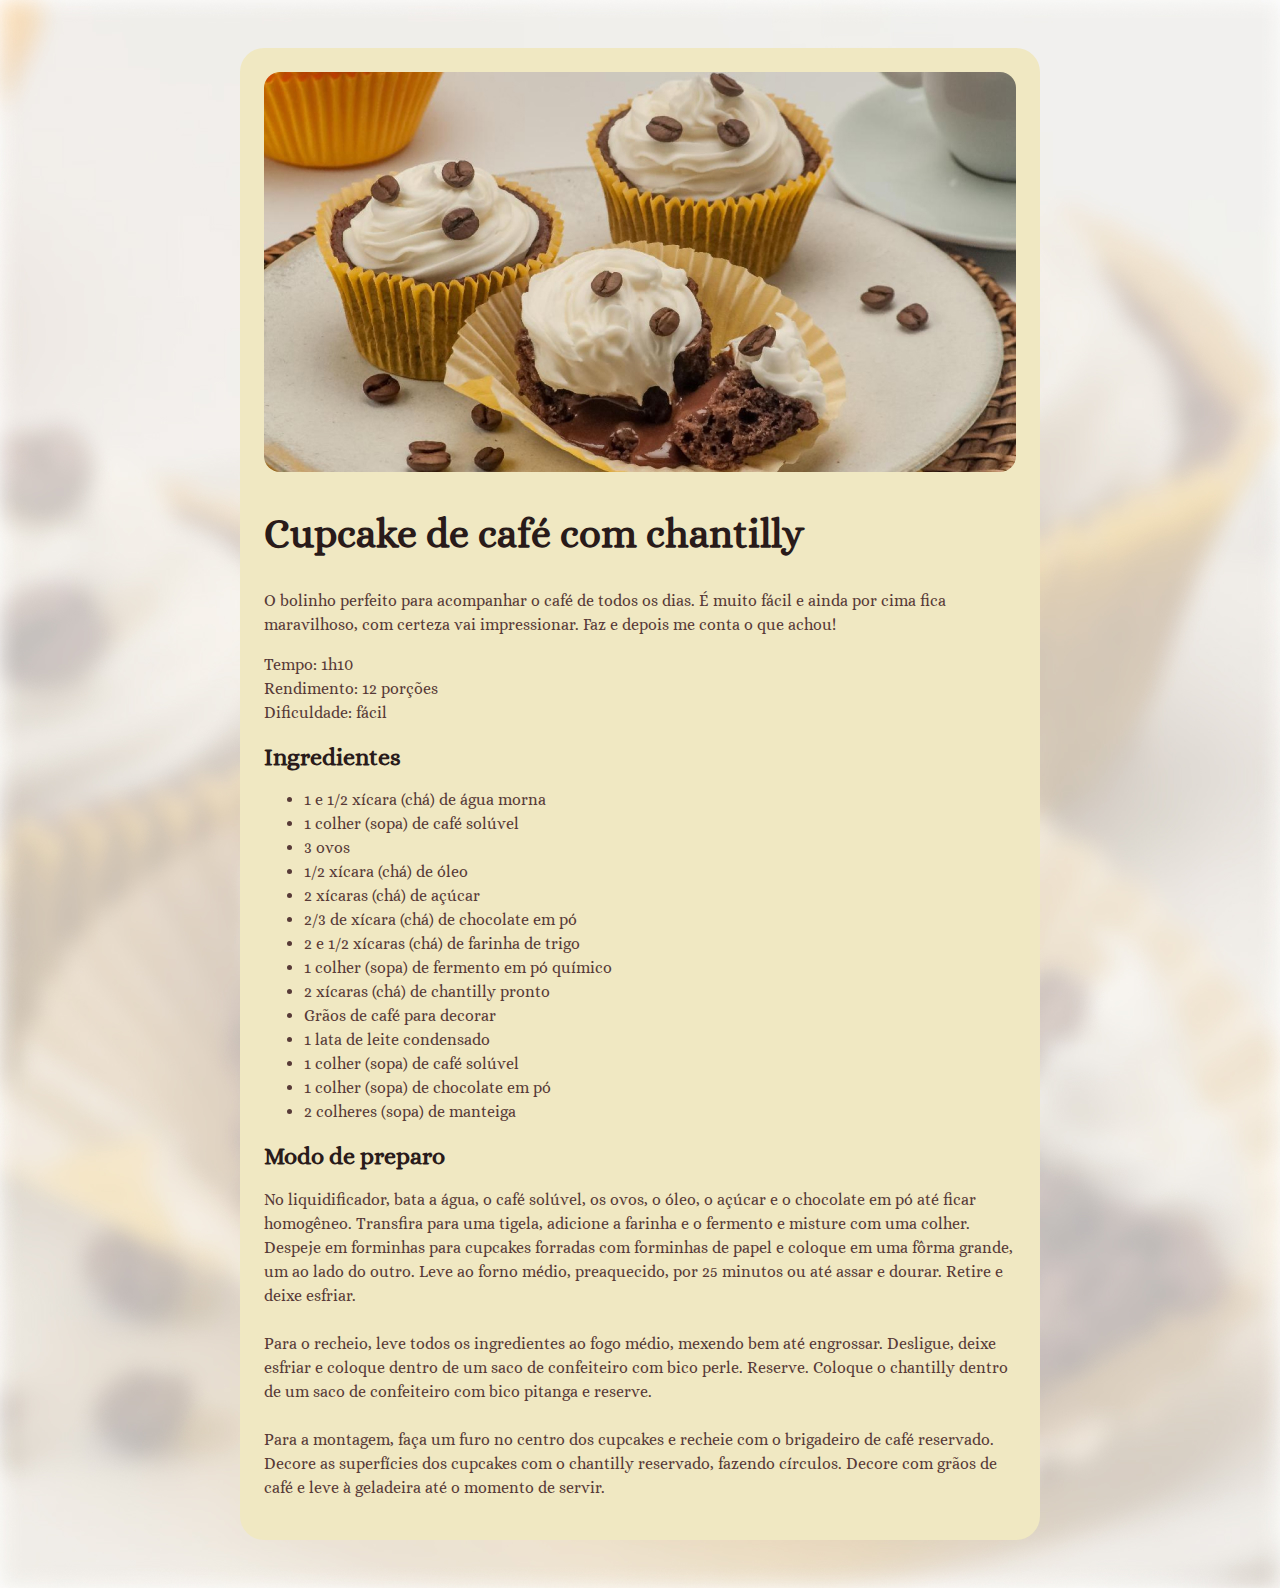
<file: 03-desenvolvimento-web-fullstack/html-e-css/projetos-html-css-fundamentos/projeto-pagina-de-receita/index.html>
<!DOCTYPE html>
<html lang="pt-br">
  <head>
    <link rel="preconnect" href="https://fonts.googleapis.com" />
    <link rel="preconnect" href="https://fonts.gstatic.com" crossorigin />

    <meta charset="UTF-8" />
    <meta name="viewport" content="width=device-width, initial-scale=1.0" />

    <title>Página de Receita</title>

    <link rel="stylesheet" href="style.css" />
    <link
      href="https://fonts.googleapis.com/css2?family=Alice&display=swap"
      rel="stylesheet"
    />
  </head>
  <body>
    <div id="page">
      <img src="assets/main-image.jpg" alt="Imagem de um Cupcake" />
      <main>
        <section id="about">
          <h1>Cupcake de café com chantilly</h1>
          <p>
            O bolinho perfeito para acompanhar o café de todos os dias. É muito
            fácil e ainda por cima fica maravilhoso, com certeza vai
            impressionar. Faz e depois me conta o que achou!
          </p>
          <p>
            Tempo: 1h10 <br />
            Rendimento: 12 porções <br />
            Dificuldade: fácil
          </p>
        </section>
        <section id="ingredients">
          <h2>Ingredientes</h2>
          <ul>
            <li>1 e 1/2 xícara (chá) de água morna</li>
            <li>1 colher (sopa) de café solúvel</li>
            <li>3 ovos</li>
            <li>1/2 xícara (chá) de óleo</li>
            <li>2 xícaras (chá) de açúcar</li>
            <li>2/3 de xícara (chá) de chocolate em pó</li>
            <li>2 e 1/2 xícaras (chá) de farinha de trigo</li>
            <li>1 colher (sopa) de fermento em pó químico</li>
            <li>2 xícaras (chá) de chantilly pronto</li>
            <li>Grãos de café para decorar</li>
            <li>1 lata de leite condensado</li>
            <li>1 colher (sopa) de café solúvel</li>
            <li>1 colher (sopa) de chocolate em pó</li>
            <li>2 colheres (sopa) de manteiga</li>
          </ul>
        </section>
        <section id="preparation">
          <h2>Modo de preparo</h2>
          <p>
            No liquidificador, bata a água, o café solúvel, os ovos, o óleo, o
            açúcar e o chocolate em pó até ficar homogêneo. Transfira para uma
            tigela, adicione a farinha e o fermento e misture com uma colher.
            Despeje em forminhas para cupcakes forradas com forminhas de papel e
            coloque em uma fôrma grande, um ao lado do outro. Leve ao forno
            médio, preaquecido, por 25 minutos ou até assar e dourar. Retire e
            deixe esfriar. <br /><br />
            Para o recheio, leve todos os ingredientes ao fogo médio, mexendo
            bem até engrossar. Desligue, deixe esfriar e coloque dentro de um
            saco de confeiteiro com bico perle. Reserve. Coloque o chantilly
            dentro de um saco de confeiteiro com bico pitanga e reserve.
            <br /><br />
            Para a montagem, faça um furo no centro dos cupcakes e recheie com o
            brigadeiro de café reservado. Decore as superfícies dos cupcakes com
            o chantilly reservado, fazendo círculos. Decore com grãos de café e
            leve à geladeira até o momento de servir.
          </p>
        </section>
      </main>
    </div>
  </body>
</html>
</file>
<file: 03-desenvolvimento-web-fullstack/html-e-css/projetos-html-css-fundamentos/projeto-01-pagina-de-receita/style.css>
:root {
  font-family: "Alice", serif;
  line-height: 150%;
  color: #573a37;
}

body {
  background-image: url(assets/bg.jpg);
  background-size: cover;
}

#page {
  box-sizing: border-box;
  width: 800px;
  margin: 48px auto 28px;
  padding: 24px;
  background-color: #f0e8c2;
  border-radius: 24px;
}

img {
  border-radius: 16px;
}

main {
  margin: 24px;
}

section + section {
  margin-top: 24px;
}

#about p + p {
  margin-top: 12px;
}

h1 {
  line-height: 140%;
  font-size: 40px;
}

h2 {
  font-size: 24px;
}

h1,
h2 {
  color: #291b1a;
  margin-bottom: 4px;
  line-height: 150%;
}
ul {
  padding-left: 24px;
}

footer {
  color: #291b1a;
  text-align: center;
  padding-bottom: 48px;
}

footer img {
  vertical-align: middle;
}
</file>
<file: 03-desenvolvimento-web-fullstack/html-e-css/projetos-html-css-fundamentos/projeto-02-travelgram/styles/index.css>
@import url(global.css);
@import url(nav.css);
@import url(header.css);
</file>
<file: 03-desenvolvimento-web-fullstack/html-e-css/projetos-html-css-fundamentos/projeto-03-portal-de-noticias/styles/index.css>
@import url(global.css);
@import url(header.css);
</file>
<file: 03-desenvolvimento-web-fullstack/html-e-css/projetos-html-css-fundamentos/projeto-desafio-01-local-turisco/style.css>
* {
  margin: 0;
  padding: 0;
  box-sizing: border-box;
}

:root {
  font-family: "Open Sans", sans-serif;
  color: #333333;
}

#page {
  width: 1280px;
  margin: 0 auto;
  padding: 88px 80px 65px;
}

img {
  max-width: 100%;
  border-radius: 28px;
}

#title-page,
#description,
#content-list {
  padding: 0 0 40px;
}

#description img {
  margin: 0 0 24px;
}

#subtitle {
  text-align: center;
  font-style: italic;
}

#title-list {
  padding: 64px 0 0;
}

#content-list {
  border-top: 1px solid #d9d9d9;
}

.headline {
  color: #e1624f;
  text-transform: uppercase;
  font-weight: 700;
}

h1 {
  font-size: 36px;
}

h2 {
  font-size: 32px;
  margin: 2px 0 8px;
}

h3 {
  font-size: 28px;
  padding-left: 10px;
  margin: 20px 0 4px;
}

h1,
h2,
h3 {
  font-weight: 700;
  color: #1b1b1b;
}

.content-card span {
  font-weight: 700;
}

.card-travel {
  margin: 48px 0 0;
}

ul {
  font-weight: 700;
  list-style: none;
  padding: 0 0 0 8px;
  box-sizing: border-box;
}

ul li {
  color: #0c51a7;
}

#accent-purple {
  color: #591b98;
}

ul li + li {
  color: #e5245e;
}

ul li + li + li {
  color: #e95e10;
}

#conclusion {
  border-top: 1px solid #d9d9d9;
  padding: 40px 0 0;
  margin: 40px 0 0;

  text-align: center;
}

footer {
  text-align: center;
  padding: 0 0 48px;
}

footer img {
  vertical-align: middle;
}
</file>
<file: 03-desenvolvimento-web-fullstack/html-e-css/projetos-html-css-fundamentos/projeto-pagina-de-receita/style.css>
:root {
  font-family: "Alice", serif;
  line-height: 150%;
  color: #573a37;
}

body {
  background-image: url(assets/bg.jpg);
  background-size: cover;
}

#page {
  box-sizing: border-box;
  width: 800px;
  margin: 48px auto;
  padding: 24px;
  background-color: #f0e8c2;
  border-radius: 24px;
}

img {
  border-radius: 16px;
}

h1 {
  line-height: 140%;
  font-size: 40px;
}

h2 {
  font-size: 24px;
}

h1,
h2 {
  color: #291b1a;
}
</file>
